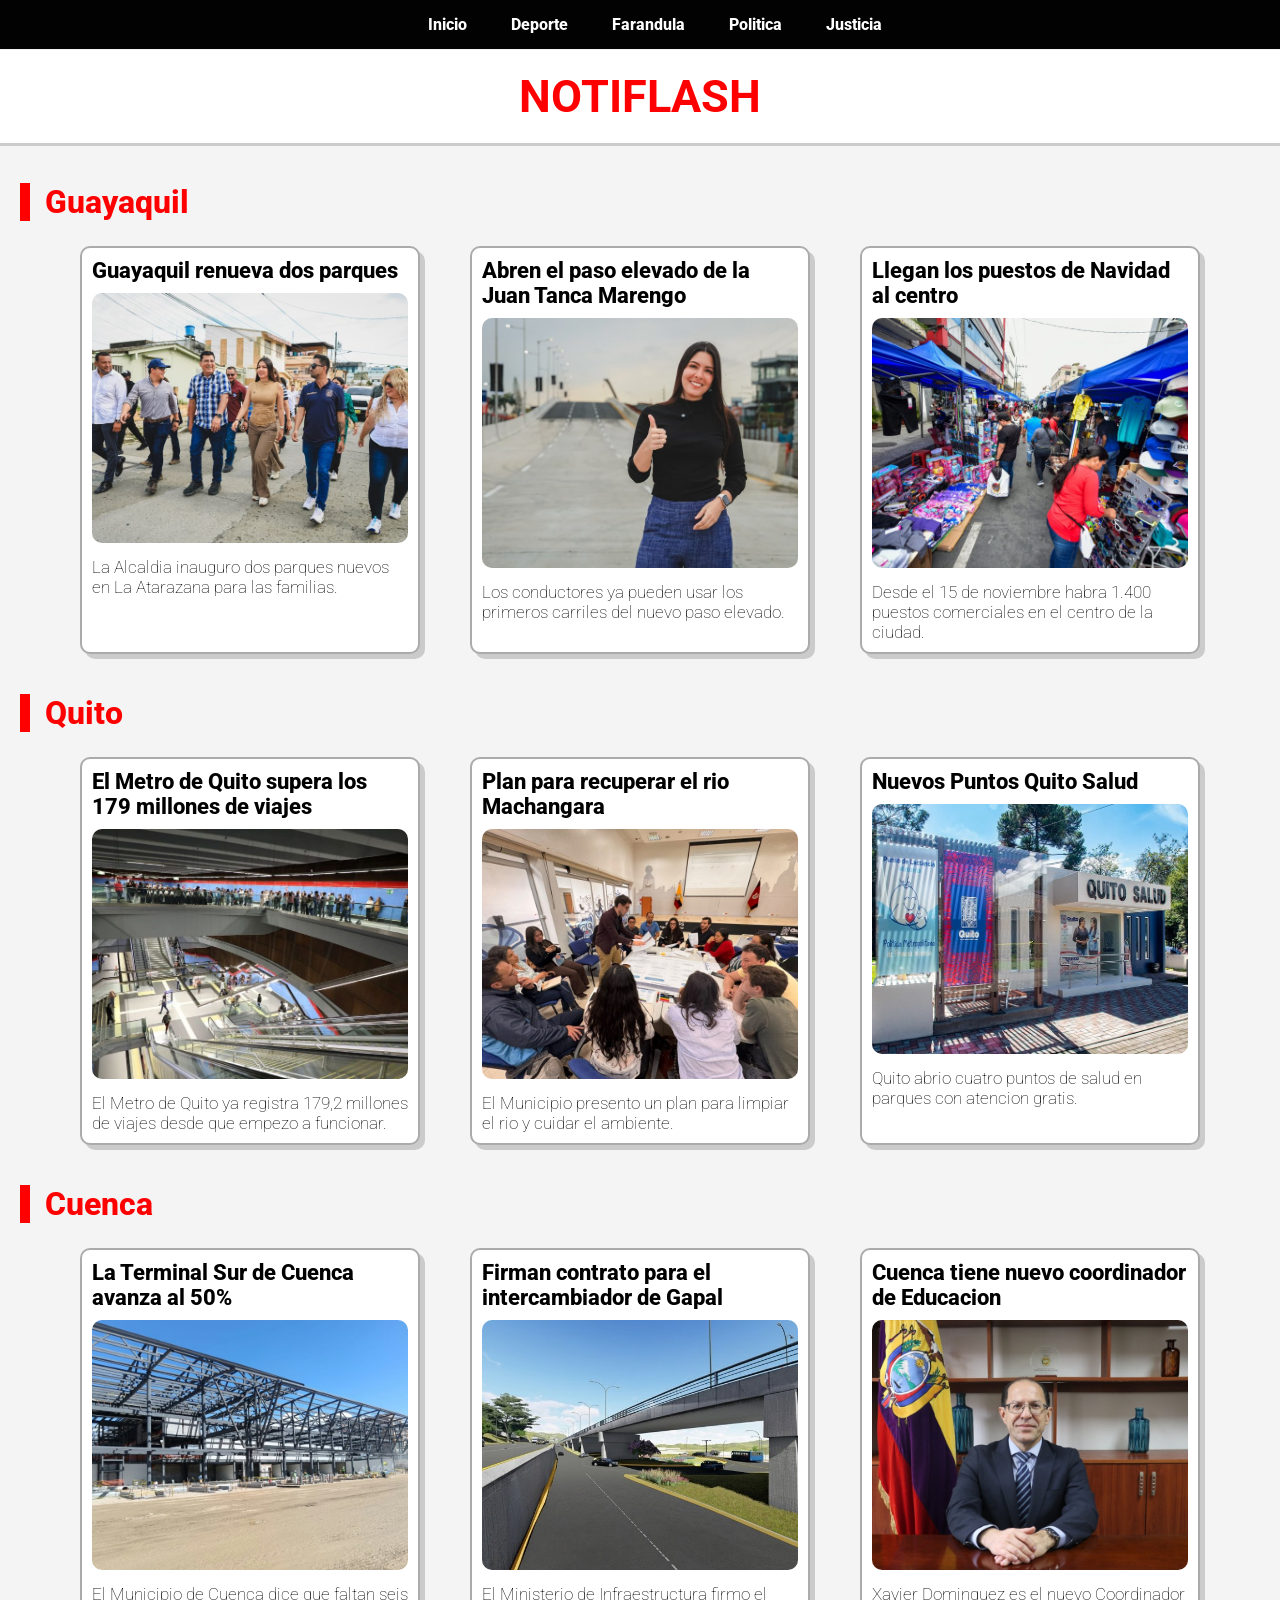
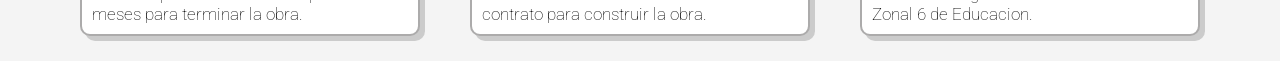
<file: index.html>
<!DOCTYPE html>
<html lang="es">
<head>
    <meta charset="UTF-8">
    <meta name="viewport" content="width=device-width, initial-scale=1.0">
    <title>NotiFlash - Inicio</title>
    <link rel="stylesheet" href="css/style.css">
    <link rel="preconnect" href="https://fonts.googleapis.com">
    <link rel="preconnect" href="https://fonts.gstatic.com" crossorigin>
    <link href="https://fonts.googleapis.com/css2?family=Roboto+Flex:opsz,wght,XOPQ,XTRA,YOPQ,YTDE,YTFI,YTLC,YTUC@8..144,100..1000,96,468,79,-203,738,514,712&family=Roboto+Serif:ital,opsz,wght@0,8..144,100..900;1,8..144,100..900&family=Roboto:ital,wght@0,100..900;1,100..900&family=Stack+Sans+Notch:wght@200..700&display=swap" rel="stylesheet">
</head>
<body>

   <nav>
        <ul>
            <li><a href="index.html">Inicio</a></li>
            <li><a href="deporte.html">Deporte</a></li>
            <li><a href="farandula.html">Farandula</a></li>
            <li><a href="politica.html">Politica</a></li>
            <li><a href="justicia.html">Justicia</a></li>
        </ul>
   </nav>

   <header>
        <h1 class="logo">NOTIFLASH</h1>
   </header>

   <h1 class="roboto inicio">Guayaquil</h1>
   <div class="container">
        <div class="items">
            <h2>Guayaquil renueva dos parques</h2>
            <img src="images/noticia1.jpg" alt="Guayaquil renueva dos parques">
            <p>La Alcaldia inauguro dos parques nuevos en La Atarazana para las familias.</p>
        </div>

        <div class="items">
            <h2>Abren el paso elevado de la Juan Tanca Marengo</h2>
            <img src="images/noticia2.jpg" alt="Abren el paso elevado de la Juan Tanca Marengo">
            <p>Los conductores ya pueden usar los primeros carriles del nuevo paso elevado.</p>
        </div>

        <div class="items">
            <h2>Llegan los puestos de Navidad al centro</h2>
            <img src="images/noticia3.jpg" alt="Llegan los puestos de Navidad al centro">
            <p>Desde el 15 de noviembre habra 1.400 puestos comerciales en el centro de la ciudad.</p>
        </div>
   </div>

   <h1 class="roboto inicio">Quito</h1>
   <div class="container">
        <div class="items">
            <h2>El Metro de Quito supera los 179 millones de viajes</h2>
            <img src="images/noticia4.jpg" alt="El Metro de Quito supera los 179 millones de viajes">
            <p>El Metro de Quito ya registra 179,2 millones de viajes desde que empezo a funcionar.</p>
        </div>

        <div class="items">
            <h2>Plan para recuperar el rio Machangara</h2>
            <img src="images/noticia5.jpg" alt="Plan para recuperar el rio Machangara">
            <p>El Municipio presento un plan para limpiar el rio y cuidar el ambiente.</p>
        </div>

        <div class="items">
            <h2>Nuevos Puntos Quito Salud</h2>
            <img src="images/noticia6.jpg" alt="Nuevos Puntos Quito Salud">
            <p>Quito abrio cuatro puntos de salud en parques con atencion gratis.</p>
        </div>
   </div>

   <h1 class="roboto inicio">Cuenca</h1>
   <div class="container">
        <div class="items">
            <h2>La Terminal Sur de Cuenca avanza al 50%</h2>
            <img src="images/noticia7.jpg" alt="La Terminal Sur de Cuenca avanza al 50%">
            <p>El Municipio de Cuenca dice que faltan seis meses para terminar la obra.</p>
        </div>

        <div class="items">
            <h2>Firman contrato para el intercambiador de Gapal</h2>
            <img src="images/noticia8.jpg" alt="Firman contrato para el intercambiador de Gapal">
            <p>El Ministerio de Infraestructura firmo el contrato para construir la obra.</p>
        </div>

        <div class="items">
            <h2>Cuenca tiene nuevo coordinador de Educacion</h2>
            <img src="images/noticia9.jpg" alt="Cuenca tiene nuevo coordinador de Educacion">
            <p>Xavier Dominguez es el nuevo Coordinador Zonal 6 de Educacion.</p>
        </div>
   </div>

</body>
</html>
</file>
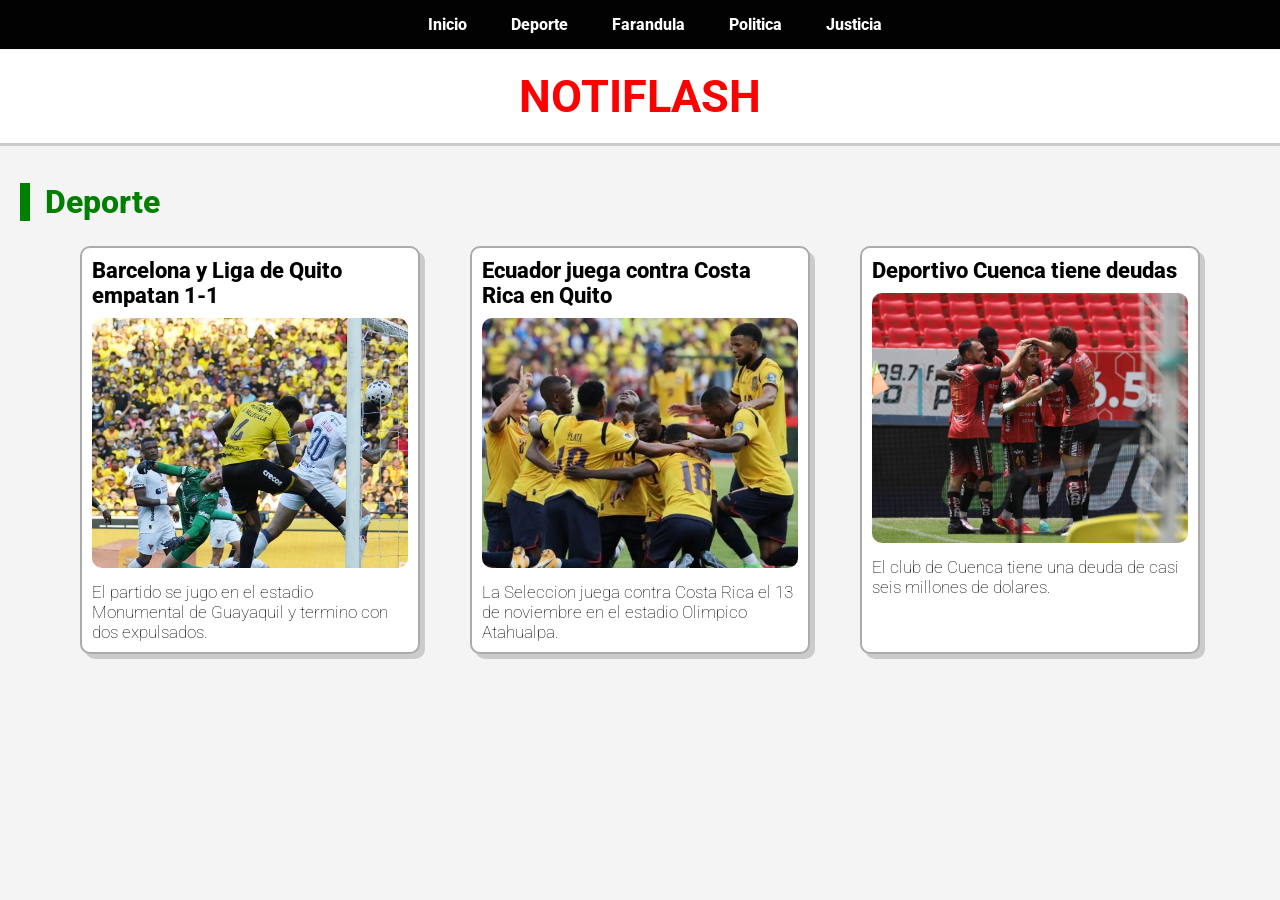
<file: deporte.html>
<!DOCTYPE html>
<html lang="es">
<head>
    <meta charset="UTF-8">
    <meta name="viewport" content="width=device-width, initial-scale=1.0">
    <title>NotiFlash - Deporte</title>
    <link rel="stylesheet" href="css/style.css">
    <link rel="preconnect" href="https://fonts.googleapis.com">
    <link rel="preconnect" href="https://fonts.gstatic.com" crossorigin>
    <link href="https://fonts.googleapis.com/css2?family=Roboto+Flex:opsz,wght,XOPQ,XTRA,YOPQ,YTDE,YTFI,YTLC,YTUC@8..144,100..1000,96,468,79,-203,738,514,712&family=Roboto+Serif:ital,opsz,wght@0,8..144,100..900;1,8..144,100..900&family=Roboto:ital,wght@0,100..900;1,100..900&family=Stack+Sans+Notch:wght@200..700&display=swap" rel="stylesheet">
</head>
<body>

   <nav>
        <ul>
            <li><a href="index.html">Inicio</a></li>
            <li><a href="deporte.html">Deporte</a></li>
            <li><a href="farandula.html">Farandula</a></li>
            <li><a href="politica.html">Politica</a></li>
            <li><a href="justicia.html">Justicia</a></li>
        </ul>
   </nav>

   <header>
        <h1 class="logo">NOTIFLASH</h1>
   </header>

   <h1 class="roboto deporte">Deporte</h1>
   <div class="container">

        <div class="items">
            <h2>Barcelona y Liga de Quito empatan 1-1</h2>
            <img src="images/deporte1.jpg" alt="Barcelona y Liga de Quito empatan 1-1">
            <p>El partido se jugo en el estadio Monumental de Guayaquil y termino con dos expulsados.</p>
        </div>

        <div class="items">
            <h2>Ecuador juega contra Costa Rica en Quito</h2>
            <img src="images/deporte2.jpg" alt="Ecuador juega contra Costa Rica en Quito">
            <p>La Seleccion juega contra Costa Rica el 13 de noviembre en el estadio Olimpico Atahualpa.</p>
        </div>

        <div class="items">
            <h2>Deportivo Cuenca tiene deudas</h2>
            <img src="images/deporte3.jpg" alt="Deportivo Cuenca tiene deudas">
            <p>El club de Cuenca tiene una deuda de casi seis millones de dolares.</p>
        </div>
   </div>

</body>
</html>
</file>
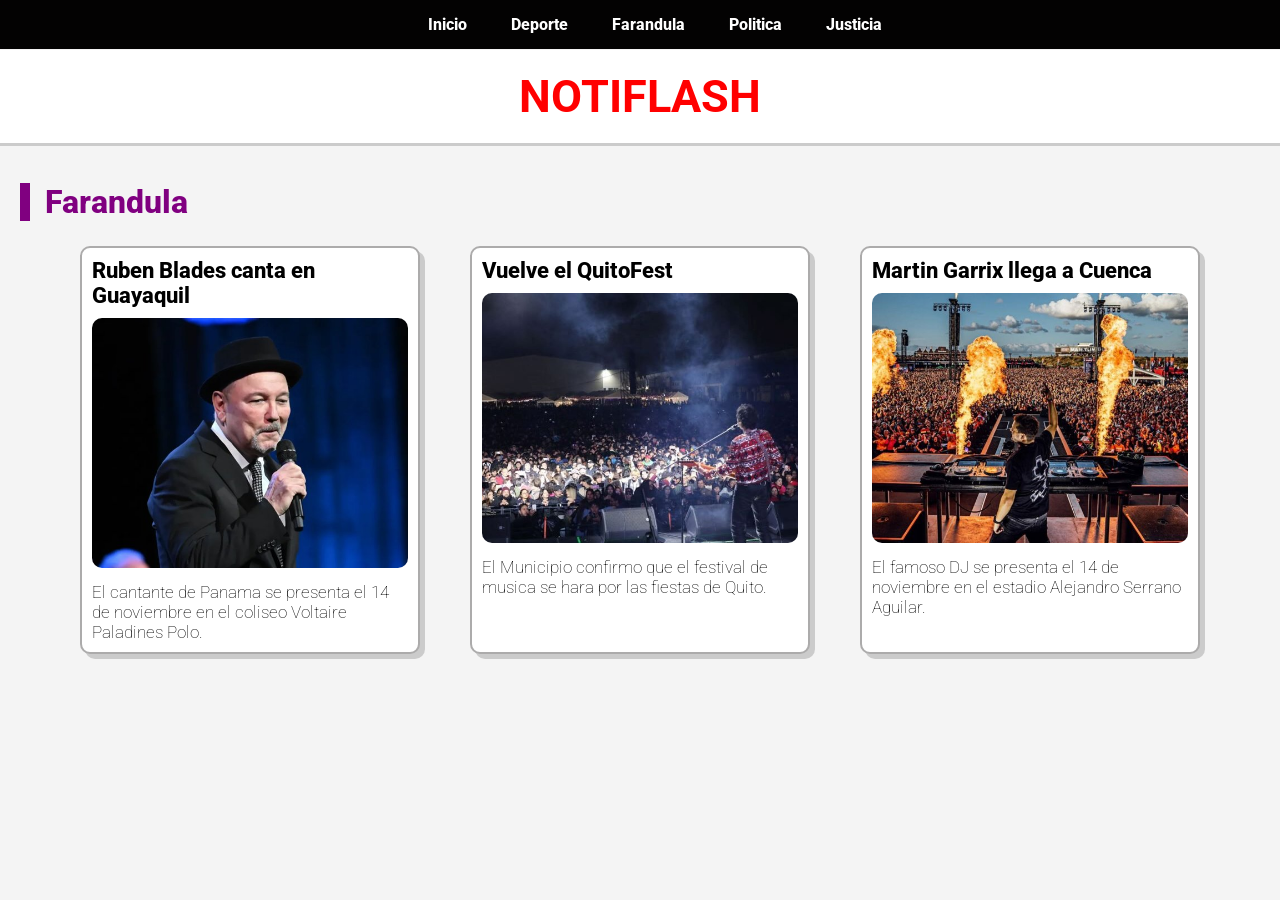
<file: farandula.html>
<!DOCTYPE html>
<html lang="es">
<head>
    <meta charset="UTF-8">
    <meta name="viewport" content="width=device-width, initial-scale=1.0">
    <title>NotiFlash - Farandula</title>
    <link rel="stylesheet" href="css/style.css">
    <link rel="preconnect" href="https://fonts.googleapis.com">
    <link rel="preconnect" href="https://fonts.gstatic.com" crossorigin>
    <link href="https://fonts.googleapis.com/css2?family=Roboto+Flex:opsz,wght,XOPQ,XTRA,YOPQ,YTDE,YTFI,YTLC,YTUC@8..144,100..1000,96,468,79,-203,738,514,712&family=Roboto+Serif:ital,opsz,wght@0,8..144,100..900;1,8..144,100..900&family=Roboto:ital,wght@0,100..900;1,100..900&family=Stack+Sans+Notch:wght@200..700&display=swap" rel="stylesheet">
</head>
<body>

   <nav>
        <ul>
            <li><a href="index.html">Inicio</a></li>
            <li><a href="deporte.html">Deporte</a></li>
            <li><a href="farandula.html">Farandula</a></li>
            <li><a href="politica.html">Politica</a></li>
            <li><a href="justicia.html">Justicia</a></li>
        </ul>
   </nav>

   <header>
        <h1 class="logo">NOTIFLASH</h1>
   </header>

   <h1 class="roboto farandula">Farandula</h1>
   <div class="container">

        <div class="items">
            <h2>Ruben Blades canta en Guayaquil</h2>
            <img src="images/farandula1.jpg" alt="Ruben Blades canta en Guayaquil">
            <p>El cantante de Panama se presenta el 14 de noviembre en el coliseo Voltaire Paladines Polo.</p>
        </div>

        <div class="items">
            <h2>Vuelve el QuitoFest</h2>
            <img src="images/farandula2.jpg" alt="Vuelve el QuitoFest">
            <p>El Municipio confirmo que el festival de musica se hara por las fiestas de Quito.</p>
        </div>

        <div class="items">
            <h2>Martin Garrix llega a Cuenca</h2>
            <img src="images/farandula3.jpg" alt="Martin Garrix llega a Cuenca">
            <p>El famoso DJ se presenta el 14 de noviembre en el estadio Alejandro Serrano Aguilar.</p>
        </div>
   </div>

</body>
</html>
</file>
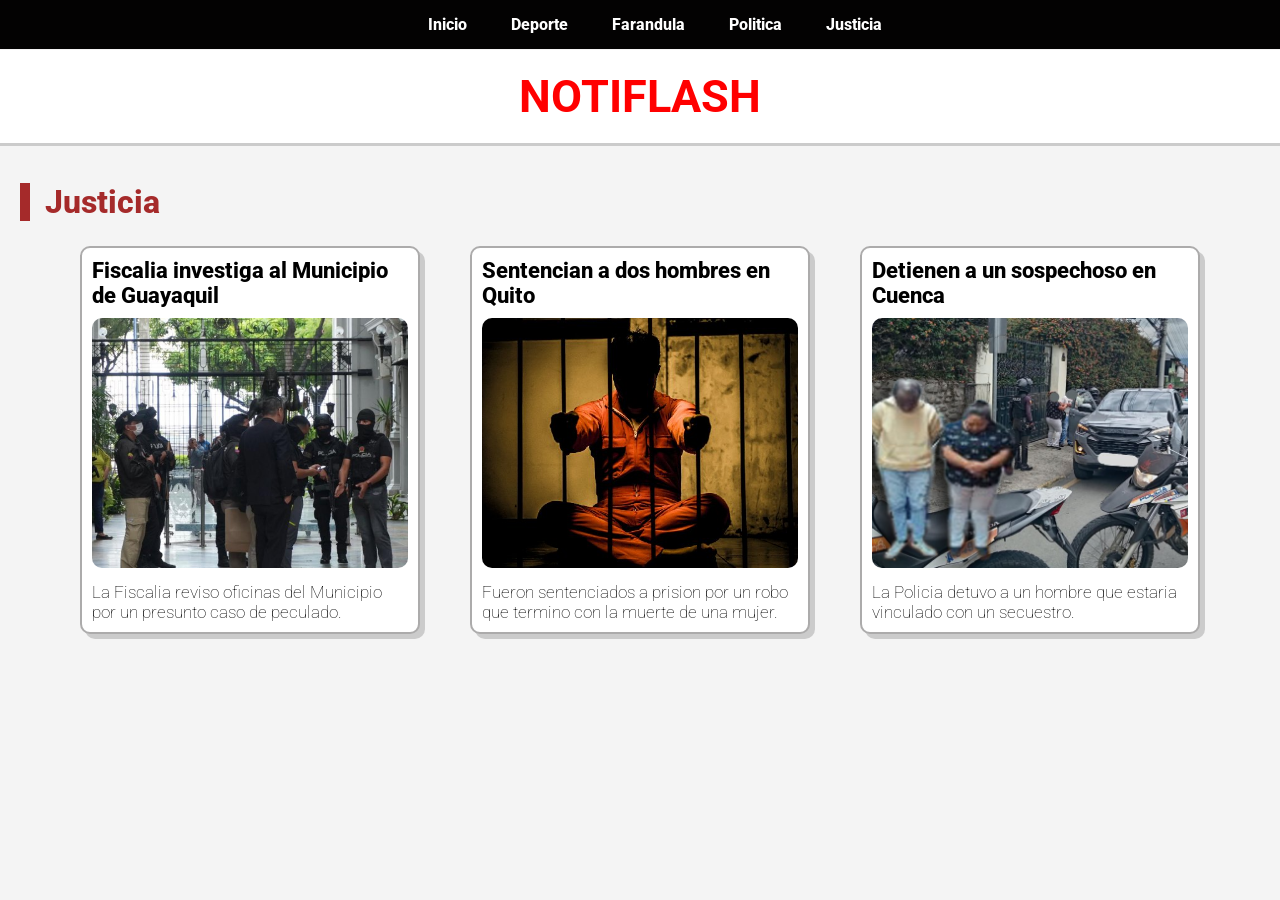
<file: justicia.html>
<!DOCTYPE html>
<html lang="es">
<head>
    <meta charset="UTF-8">
    <meta name="viewport" content="width=device-width, initial-scale=1.0">
    <title>NotiFlash - Justicia</title>
    <link rel="stylesheet" href="css/style.css">
    <link rel="preconnect" href="https://fonts.googleapis.com">
    <link rel="preconnect" href="https://fonts.gstatic.com" crossorigin>
    <link href="https://fonts.googleapis.com/css2?family=Roboto+Flex:opsz,wght,XOPQ,XTRA,YOPQ,YTDE,YTFI,YTLC,YTUC@8..144,100..1000,96,468,79,-203,738,514,712&family=Roboto+Serif:ital,opsz,wght@0,8..144,100..900;1,8..144,100..900&family=Roboto:ital,wght@0,100..900;1,100..900&family=Stack+Sans+Notch:wght@200..700&display=swap" rel="stylesheet">
</head>
<body>

   <nav>
        <ul>
            <li><a href="index.html">Inicio</a></li>
            <li><a href="deporte.html">Deporte</a></li>
            <li><a href="farandula.html">Farandula</a></li>
            <li><a href="politica.html">Politica</a></li>
            <li><a href="justicia.html">Justicia</a></li>
        </ul>
   </nav>

   <header>
        <h1 class="logo">NOTIFLASH</h1>
   </header>

   <h1 class="roboto justicia">Justicia</h1>
   <div class="container">

        <div class="items">
            <h2>Fiscalia investiga al Municipio de Guayaquil</h2>
            <img src="images/justicia1.jpg" alt="Fiscalia investiga al Municipio de Guayaquil">
            <p>La Fiscalia reviso oficinas del Municipio por un presunto caso de peculado.</p>
        </div>

        <div class="items">
            <h2>Sentencian a dos hombres en Quito</h2>
            <img src="images/justicia2.jpg" alt="Sentencian a dos hombres en Quito">
            <p>Fueron sentenciados a prision por un robo que termino con la muerte de una mujer.</p>
        </div>

        <div class="items">
            <h2>Detienen a un sospechoso en Cuenca</h2>
            <img src="images/justicia3.jpg" alt="Detienen a un sospechoso en Cuenca">
            <p>La Policia detuvo a un hombre que estaria vinculado con un secuestro.</p>
        </div>
   </div>

</body>
</html>
</file>
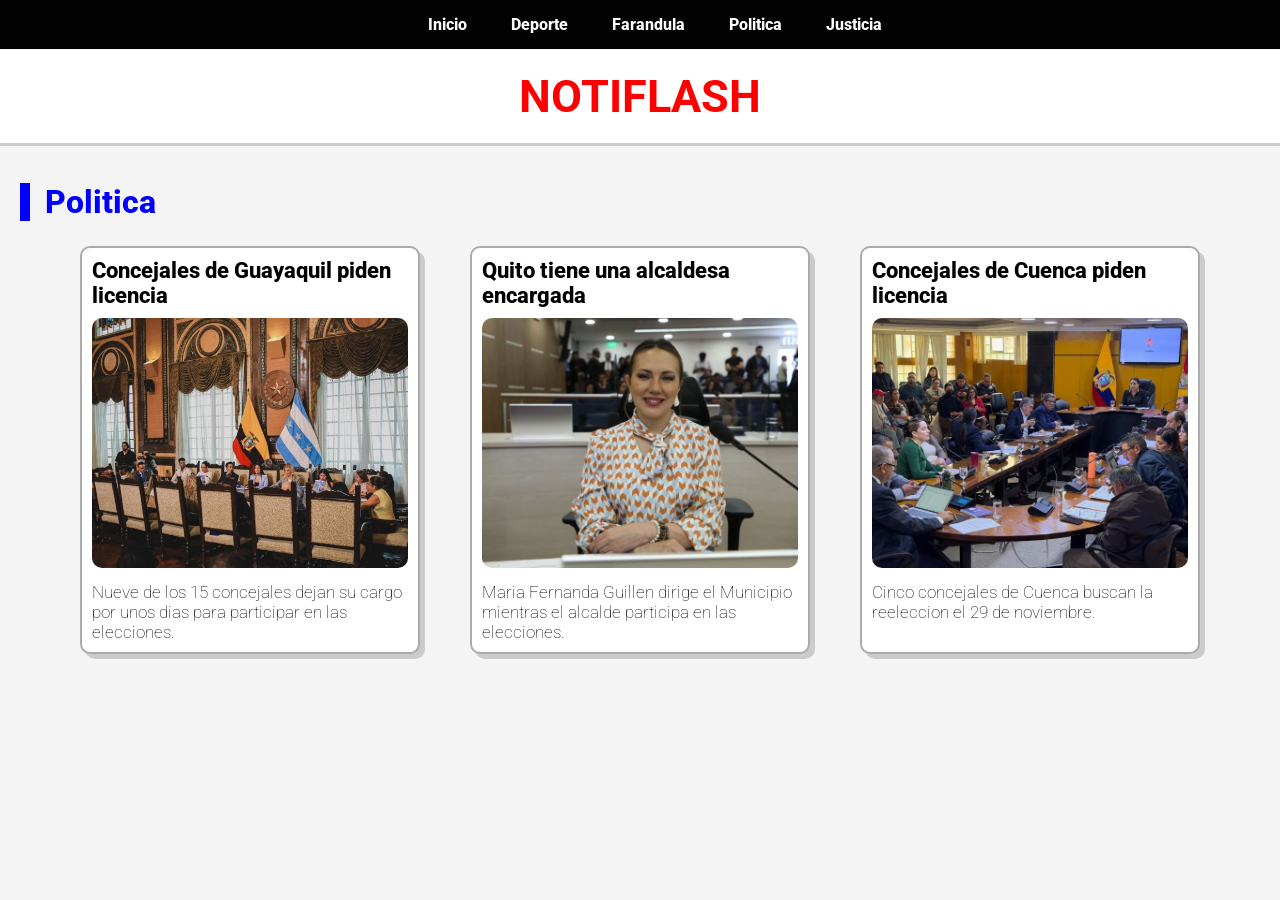
<file: politica.html>
<!DOCTYPE html>
<html lang="es">
<head>
    <meta charset="UTF-8">
    <meta name="viewport" content="width=device-width, initial-scale=1.0">
    <title>NotiFlash - Politica</title>
    <link rel="stylesheet" href="css/style.css">
    <link rel="preconnect" href="https://fonts.googleapis.com">
    <link rel="preconnect" href="https://fonts.gstatic.com" crossorigin>
    <link href="https://fonts.googleapis.com/css2?family=Roboto+Flex:opsz,wght,XOPQ,XTRA,YOPQ,YTDE,YTFI,YTLC,YTUC@8..144,100..1000,96,468,79,-203,738,514,712&family=Roboto+Serif:ital,opsz,wght@0,8..144,100..900;1,8..144,100..900&family=Roboto:ital,wght@0,100..900;1,100..900&family=Stack+Sans+Notch:wght@200..700&display=swap" rel="stylesheet">
</head>
<body>

   <nav>
        <ul>
            <li><a href="index.html">Inicio</a></li>
            <li><a href="deporte.html">Deporte</a></li>
            <li><a href="farandula.html">Farandula</a></li>
            <li><a href="politica.html">Politica</a></li>
            <li><a href="justicia.html">Justicia</a></li>
        </ul>
   </nav>

   <header>
        <h1 class="logo">NOTIFLASH</h1>
   </header>

   <h1 class="roboto politica">Politica</h1>
   <div class="container">

        <div class="items">
            <h2>Concejales de Guayaquil piden licencia</h2>
            <img src="images/politica1.jpg" alt="Concejales de Guayaquil piden licencia">
            <p>Nueve de los 15 concejales dejan su cargo por unos dias para participar en las elecciones.</p>
        </div>

        <div class="items">
            <h2>Quito tiene una alcaldesa encargada</h2>
            <img src="images/politica2.jpg" alt="Quito tiene una alcaldesa encargada">
            <p>Maria Fernanda Guillen dirige el Municipio mientras el alcalde participa en las elecciones.</p>
        </div>

        <div class="items">
            <h2>Concejales de Cuenca piden licencia</h2>
            <img src="images/politica3.jpg" alt="Concejales de Cuenca piden licencia">
            <p>Cinco concejales de Cuenca buscan la reeleccion el 29 de noviembre.</p>
        </div>
   </div>

</body>
</html>
</file>
<file: css/style.css>
*{
    margin: 0;
}

body {
    background-color: #f4f4f4;
}

nav {
    background-color: rgb(3, 2 ,2);
    padding: 15px;
    width: 100%;
    position: fixed;
    top: 0;
    left: 0;
}

nav ul li{
    display: inline;
}

nav ul{
    text-align: center;
}

nav ul li a {
    text-decoration: none;
    color: white;
    padding-right: 40px;
}

nav ul li a:hover {
    background-color: #65646489;
    padding: 17px;
}

header {
    background-color: white;
    text-align: center;
    padding: 20px;
    margin-top: 50px;
    box-shadow: 0px 3px #0b0b0b2c;
}

.logo {
    color: red;
    font-family: "Roboto", sans-serif;
    font-size: 45px;
    border-left: none;
    margin: 0px;
    padding: 0px;
}

img {
    width: 100%;
    height: 250px;
    object-fit: cover;
    border-radius: 10px;
    margin: 10px 0px;
}

.container {
    display: grid;
    grid-template-columns: repeat(3, 1fr);
    gap: 50px;
    margin: 25px 80px;
}

.items {
    background-color: white;
    border: 2px solid #65646489;
    padding: 10px;
    border-radius: 10px;
    box-shadow: 5px 5px #0b0b0b2c;
}

h1 {
    border-left: 10px solid red;
    padding-left: 15px;
    margin-left: 20px;
    margin-top: 40px;
}

h2 {
    font-size: 22px;
}

p {
    font-size: 17px;
}

/* clase diferente para cada seccion */
.inicio {
    color: red;
}

.deporte {
    color: green;
    border-left-color: green;
}

.farandula {
    color: purple;
    border-left-color: purple;
}

.politica {
    color: blue;
    border-left-color: blue;
}

.justicia {
    color: brown;
    border-left-color: brown;
}

.roboto, h2, a {
  font-family: "Roboto", sans-serif;
  font-optical-sizing: auto;
  font-weight: 800;
  font-style: normal;
  font-variation-settings:
    "wdth" 100;
}

p {
  font-family: "Roboto", sans-serif;
  font-optical-sizing: auto;
  font-weight: 100;
  font-style: normal;
  font-variation-settings:
    "wdth" 100;
}
</file>
